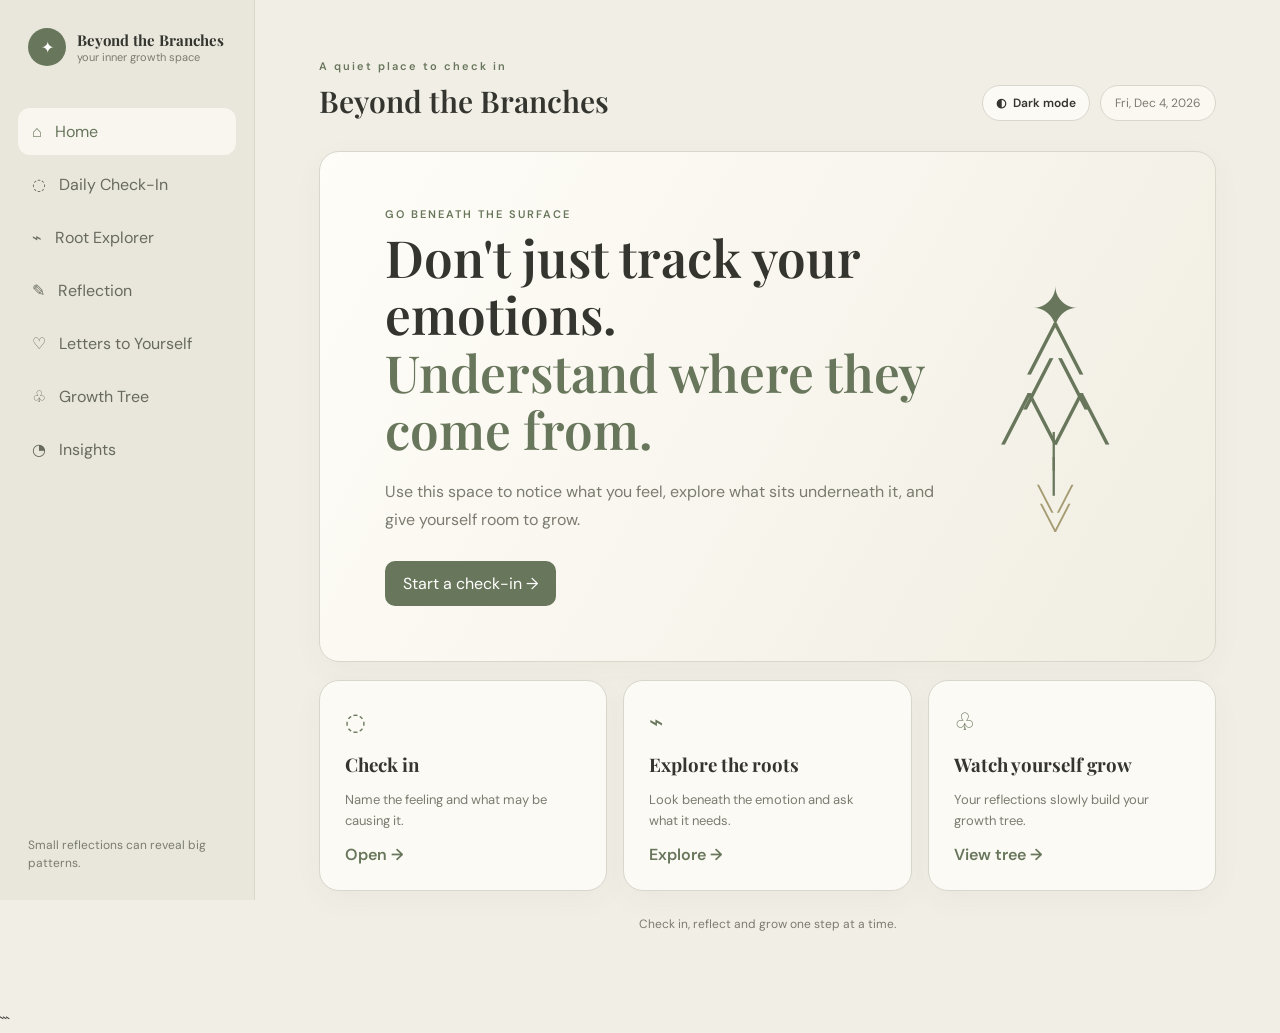
<file: Index.html>
```html
<!DOCTYPE html>
<html lang="en">

<head>
    <meta charset="UTF-8">
    <meta name="viewport" content="width=device-width, initial-scale=1.0">

    <title>Beyond the Branches | Beyond the Branches</title>

    <!-- Google Fonts -->
    <link rel="preconnect" href="https://fonts.googleapis.com">
    <link rel="preconnect" href="https://fonts.gstatic.com" crossorigin>

    <link
        href="https://fonts.googleapis.com/css2?family=DM+Sans:wght@400;500;600&family=Playfair+Display:wght@500;600&display=swap"
        rel="stylesheet"
    >

    <!-- Main Stylesheet -->
    <link rel="stylesheet" href="style.css">
</head>

<body>

    <div class="app">

        <!-- ==================================================
             Sidebar
        =================================================== -->

        <aside class="sidebar">

            <!-- Brand -->
            <div class="brand">

                <div class="brand-mark">
                    ✦
                </div>

                <div>
                    <strong>Beyond the Branches</strong>
                    <span>your inner growth space</span>
                </div>

            </div>


            <!-- Navigation -->
            <nav>

                <a class="nav-item active" href="index.html">
                    ⌂
                    <span>Home</span>
                </a>

                <a class="nav-item" href="checkin.html">
                    ◌
                    <span>Daily Check-In</span>
                </a>

                <a class="nav-item" href="roots.html">
                    ⌁
                    <span>Root Explorer</span>
                </a>

                <a class="nav-item" href="reflection.html">
                    ✎
                    <span>Reflection</span>
                </a>

                <a class="nav-item" href="letters.html">
                    ♡
                    <span>Letters to Yourself</span>
                </a>

                <a class="nav-item" href="growth.html">
                    ♧
                    <span>Growth Tree</span>
                </a>

                <a class="nav-item" href="insights.html">
                    ◔
                    <span>Insights</span>
                </a>

            </nav>


            <!-- Sidebar Note -->
            <div class="sidebar-note">
                Small reflections can reveal big patterns.
            </div>

        </aside>


        <!-- ==================================================
             Main Content
        =================================================== -->

        <main>

            <!-- Top Bar -->
            <header class="topbar">

                <div>
                    <p class="eyebrow">
                        A quiet place to check in
                    </p>

                    <h1>
                        Beyond the Branches
                    </h1>
                </div>


                <!-- Theme + Date -->
                <div
                    style="
                        display: flex;
                        align-items: center;
                        gap: 10px;
                    "
                >

                    <!-- Dark Mode Toggle -->
                    <button
                        class="theme-toggle"
                        id="theme-toggle"
                        type="button"
                    >
                        ◐
                        <span>Dark mode</span>
                    </button>

                    <!-- Current Date -->
                    <div
                        class="date-pill"
                        id="today"
                    ></div>

                </div>

            </header>


            <!-- ==================================================
                 Home Section
            =================================================== -->

            <section>


                <!-- ==================================================
                     Hero Section
                =================================================== -->

                <div class="hero card">

                    <!-- Hero Text -->
                    <div class="hero-copy">

                        <p class="eyebrow">
                            GO BENEATH THE SURFACE
                        </p>

                        <h2>
                            Don't just track your emotions.
                            <br>

                            <em>
                                Understand where they come from.
                            </em>
                        </h2>

                        <p>
                            Use this space to notice what you feel,
                            explore what sits underneath it, and give
                            yourself room to grow.
                        </p>

                        <a
                            class="primary"
                            href="checkin.html"
                        >
                            Start a check-in →
                        </a>

                    </div>


                    <!-- Tree Artwork -->
                    <div class="tree-art">

                        <span>
                            ✦
                        </span>

                        <div class="branches">
                            ╱╲<br>
                            ╱  ╲<br>
                            ╱╲╱╲
                        </div>

                        <div class="trunk">
                            │<br>
                            │
                        </div>

                        <div class="roots">
                            ╲ ╱<br>
                            ╲╱
                        </div>

                    </div>

                </div>


                <!-- ==================================================
                     Home Feature Cards
                =================================================== -->

                <div class="home-grid">


                    <!-- Check-In Card -->
                    <div class="card mini">

                        <span class="icon">
                            ◌
                        </span>

                        <h3>
                            Check in
                        </h3>

                        <p>
                            Name the feeling and what may be causing it.
                        </p>

                        <a
                            class="text-btn"
                            href="checkin.html"
                        >
                            Open →
                        </a>

                    </div>


                    <!-- Root Explorer Card -->
                    <div class="card mini">

                        <span class="icon">
                            ⌁
                        </span>

                        <h3>
                            Explore the roots
                        </h3>

                        <p>
                            Look beneath the emotion and ask what it needs.
                        </p>

                        <a
                            class="text-btn"
                            href="roots.html"
                        >
                            Explore →
                        </a>

                    </div>


                    <!-- Growth Tree Card -->
                    <div class="card mini">

                        <span class="icon">
                            ♧
                        </span>

                        <h3>
                            Watch yourself grow
                        </h3>

                        <p>
                            Your reflections slowly build your growth tree.
                        </p>

                        <a
                            class="text-btn"
                            href="growth.html"
                        >
                            View tree →
                        </a>

                    </div>

                </div>


                <!-- Footer Message -->
                <p class="home-footer">
                    Check in, reflect and grow one step at a time.
                </p>

            </section>

        </main>

    </div>


    <!-- Common JavaScript -->
    <script src="common.js"></script>

</body>

</html>
```
</file>
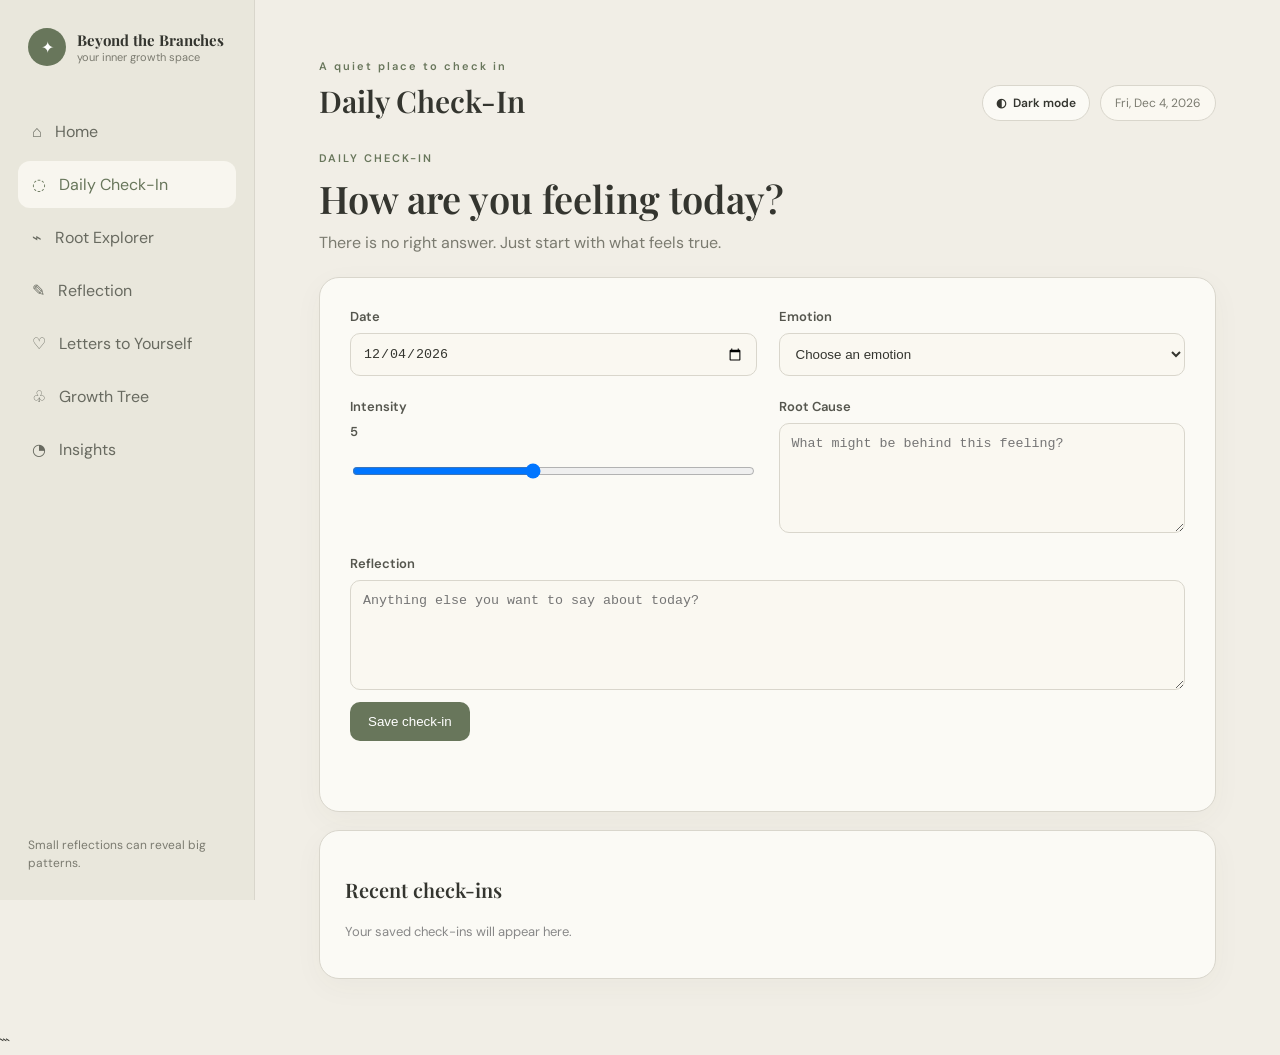
<file: checkin.html>
```html
<!DOCTYPE html>
<html lang="en">

<head>
    <meta charset="UTF-8">
    <meta name="viewport" content="width=device-width, initial-scale=1.0">

    <title>Daily Check-In | Beyond the Branches</title>

    <!-- Google Fonts -->
    <link rel="preconnect" href="https://fonts.googleapis.com">
    <link rel="preconnect" href="https://fonts.gstatic.com" crossorigin>

    <link
        href="https://fonts.googleapis.com/css2?family=DM+Sans:wght@400;500;600&family=Playfair+Display:wght@500;600&display=swap"
        rel="stylesheet"
    >

    <!-- Main Stylesheet -->
    <link rel="stylesheet" href="style.css">
</head>

<body>

    <div class="app">

        <!-- Sidebar -->
        <aside class="sidebar">

            <!-- Brand -->
            <div class="brand">
                <div class="brand-mark">✦</div>

                <div>
                    <strong>Beyond the Branches</strong>
                    <span>your inner growth space</span>
                </div>
            </div>

            <!-- Navigation -->
            <nav>
                <a class="nav-item" href="index.html">
                    ⌂
                    <span>Home</span>
                </a>

                <a class="nav-item active" href="checkin.html">
                    ◌
                    <span>Daily Check-In</span>
                </a>

                <a class="nav-item" href="roots.html">
                    ⌁
                    <span>Root Explorer</span>
                </a>

                <a class="nav-item" href="reflection.html">
                    ✎
                    <span>Reflection</span>
                </a>

                <a class="nav-item" href="letters.html">
                    ♡
                    <span>Letters to Yourself</span>
                </a>

                <a class="nav-item" href="growth.html">
                    ♧
                    <span>Growth Tree</span>
                </a>

                <a class="nav-item" href="insights.html">
                    ◔
                    <span>Insights</span>
                </a>
            </nav>

            <!-- Sidebar Note -->
            <div class="sidebar-note">
                Small reflections can reveal big patterns.
            </div>

        </aside>

        <!-- Main Content -->
        <main>

            <!-- Top Bar -->
            <header class="topbar">

                <div>
                    <p class="eyebrow">A quiet place to check in</p>
                    <h1>Daily Check-In</h1>
                </div>

                <div style="display: flex; align-items: center; gap: 10px;">

                    <!-- Dark Mode Toggle -->
                    <button
                        class="theme-toggle"
                        id="theme-toggle"
                        type="button"
                    >
                        ◐
                        <span>Dark mode</span>
                    </button>

                    <!-- Current Date -->
                    <div class="date-pill" id="today"></div>

                </div>

            </header>

            <!-- Daily Check-In Section -->
            <section>

                <!-- Section Heading -->
                <div class="section-heading">

                    <p class="eyebrow">DAILY CHECK-IN</p>

                    <h2>How are you feeling today?</h2>

                    <p>
                        There is no right answer.
                        Just start with what feels true.
                    </p>

                </div>

                <!-- Check-In Form -->
                <form id="checkin-form" class="card form-card">

                    <div class="form-grid">

                        <!-- Date -->
                        <label>
                            Date

                            <input
                                type="date"
                                id="check-date"
                                required
                            >
                        </label>

                        <!-- Emotion -->
                        <label>
                            Emotion

                            <select id="emotion" required>
                                <option value="">Choose an emotion</option>
                                <option>Calm</option>
                                <option>Happy</option>
                                <option>Sad</option>
                                <option>Anxious</option>
                                <option>Angry</option>
                                <option>Overwhelmed</option>
                                <option>Lonely</option>
                                <option>Hopeful</option>
                                <option>Confused</option>
                                <option>Grateful</option>
                            </select>
                        </label>

                        <!-- Intensity -->
                        <label>
                            Intensity
                            <span id="intensity-value">5</span>

                            <input
                                type="range"
                                id="intensity"
                                min="1"
                                max="10"
                                value="5"
                            >
                        </label>

                        <!-- Root Cause -->
                        <label>
                            Root Cause

                            <textarea
                                id="root-cause"
                                placeholder="What might be behind this feeling?"
                            ></textarea>
                        </label>

                        <!-- Reflection -->
                        <label class="wide">
                            Reflection

                            <textarea
                                id="check-reflection"
                                placeholder="Anything else you want to say about today?"
                            ></textarea>
                        </label>

                    </div>

                    <!-- Submit Button -->
                    <button class="primary" type="submit">
                        Save check-in
                    </button>

                    <!-- Status Message -->
                    <p id="checkin-status" class="status"></p>

                </form>

                <!-- Recent Check-Ins -->
                <div class="card table-card">

                    <h3>Recent check-ins</h3>

                    <div id="checkin-list"></div>

                </div>

            </section>

        </main>

    </div>

    <!-- Common JavaScript -->
    <script src="common.js"></script>

    <!-- Page JavaScript -->
    <script>
        // Form elements
        const checkDate = document.getElementById("check-date");
        const emotion = document.getElementById("emotion");
        const intensity = document.getElementById("intensity");
        const rootCause = document.getElementById("root-cause");
        const checkReflection = document.getElementById("check-reflection");

        // Set today's date
        checkDate.value = new Date().toISOString().slice(0, 10);

        // Update intensity value
        intensity.addEventListener("input", (event) => {
            document.getElementById("intensity-value").textContent =
                event.target.value;
        });

        // Handle form submission
        document
            .getElementById("checkin-form")
            .addEventListener("submit", (event) => {

                event.preventDefault();

                const data = getData();

                // Add new check-in
                data.checkins.unshift({
                    date: checkDate.value,
                    emotion: emotion.value,
                    intensity: +intensity.value,
                    root: rootCause.value,
                    reflection: checkReflection.value
                });

                // Save data
                saveData(data);

                // Reset form
                event.target.reset();

                checkDate.value = new Date()
                    .toISOString()
                    .slice(0, 10);

                intensity.value = 5;

                document.getElementById("intensity-value").textContent = 5;

                // Show confirmation message
                document.getElementById("checkin-status").textContent =
                    "Saved. Take a breath — you checked in.";

                // Refresh check-in list
                renderCheckins();
            });

        // Display saved check-ins
        function renderCheckins() {

            const checkins = getData().checkins;
            const box = document.getElementById("checkin-list");

            // No saved check-ins
            if (!checkins.length) {

                box.innerHTML = `
                    <p style="color: #888; font-size: 13px;">
                        Your saved check-ins will appear here.
                    </p>
                `;

                return;
            }

            // Display the 10 most recent check-ins
            box.innerHTML = checkins
                .slice(0, 10)
                .map((checkin) => `
                    <div class="entry">

                        <div>
                            ${checkin.date}
                        </div>

                        <div>
                            <strong>
                                ${esc(checkin.emotion)}
                            </strong>

                            <br>

                            <span style="color: #888;">
                                ${esc(
                                    checkin.reflection ||
                                    "No reflection"
                                )}
                            </span>
                        </div>

                        <div>
                            Intensity ${checkin.intensity}/10
                        </div>

                        <div>
                            ${esc(
                                checkin.root ||
                                "No root cause recorded"
                            )}
                        </div>

                    </div>
                `)
                .join("");
        }

        // Initial render
        renderCheckins();
    </script>

</body>

</html>
```
</file>
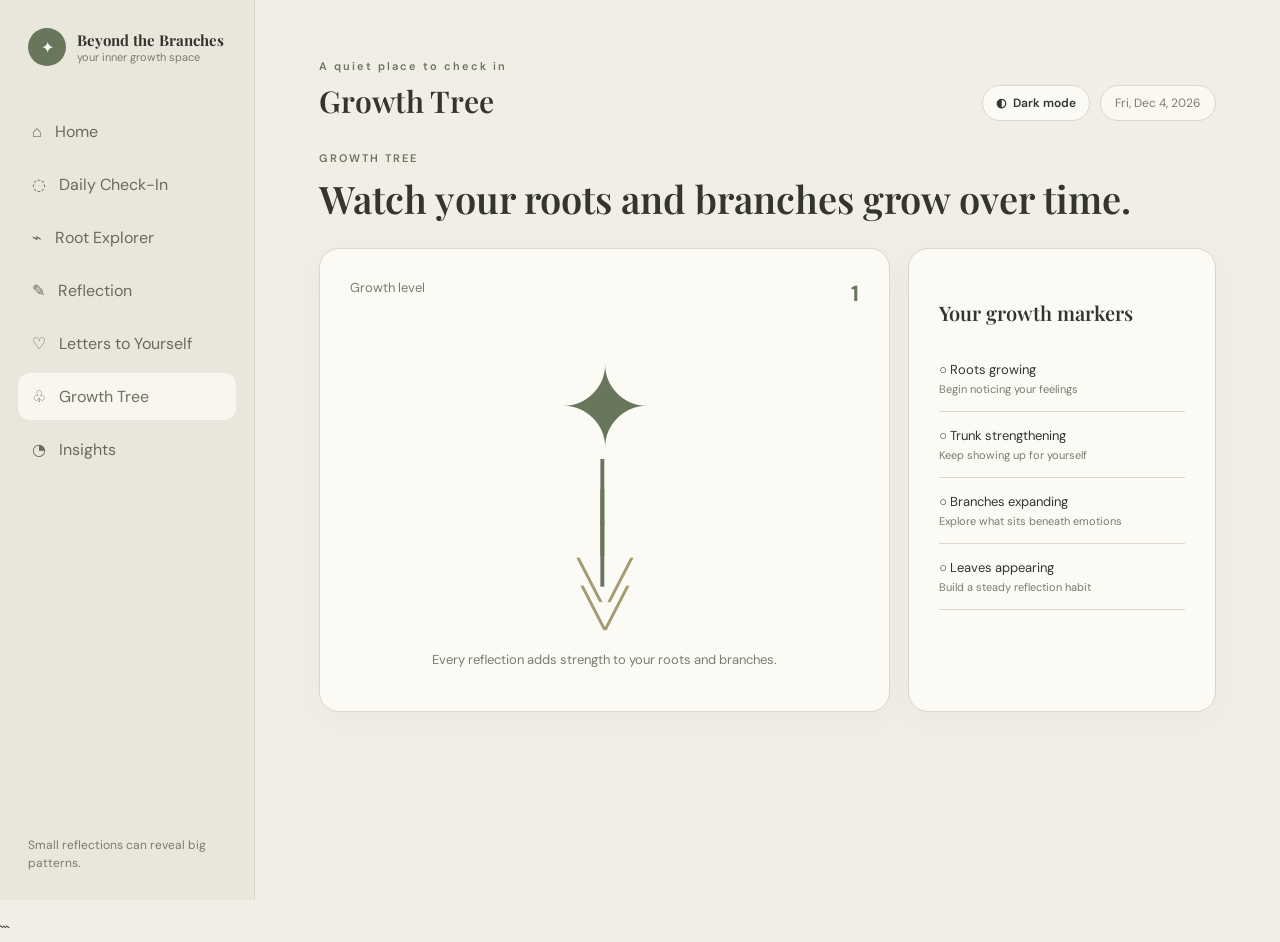
<file: growth.html>
```html
<!DOCTYPE html>
<html lang="en">

<head>
    <meta charset="UTF-8">
    <meta name="viewport" content="width=device-width, initial-scale=1.0">

    <title>Growth Tree | Beyond the Branches</title>

    <!-- Google Fonts -->
    <link rel="preconnect" href="https://fonts.googleapis.com">
    <link rel="preconnect" href="https://fonts.gstatic.com" crossorigin>

    <link
        href="https://fonts.googleapis.com/css2?family=DM+Sans:wght@400;500;600&family=Playfair+Display:wght@500;600&display=swap"
        rel="stylesheet"
    >

    <!-- Main Stylesheet -->
    <link rel="stylesheet" href="style.css">
</head>

<body>

    <div class="app">

        <!-- ==================================================
             Sidebar
        =================================================== -->

        <aside class="sidebar">

            <!-- Brand -->
            <div class="brand">

                <div class="brand-mark">
                    ✦
                </div>

                <div>
                    <strong>Beyond the Branches</strong>
                    <span>your inner growth space</span>
                </div>

            </div>


            <!-- Navigation -->
            <nav>

                <a class="nav-item" href="index.html">
                    ⌂
                    <span>Home</span>
                </a>

                <a class="nav-item" href="checkin.html">
                    ◌
                    <span>Daily Check-In</span>
                </a>

                <a class="nav-item" href="roots.html">
                    ⌁
                    <span>Root Explorer</span>
                </a>

                <a class="nav-item" href="reflection.html">
                    ✎
                    <span>Reflection</span>
                </a>

                <a class="nav-item" href="letters.html">
                    ♡
                    <span>Letters to Yourself</span>
                </a>

                <a class="nav-item active" href="growth.html">
                    ♧
                    <span>Growth Tree</span>
                </a>

                <a class="nav-item" href="insights.html">
                    ◔
                    <span>Insights</span>
                </a>

            </nav>


            <!-- Sidebar Note -->
            <div class="sidebar-note">
                Small reflections can reveal big patterns.
            </div>

        </aside>


        <!-- ==================================================
             Main Content
        =================================================== -->

        <main>

            <!-- Top Bar -->
            <header class="topbar">

                <div>
                    <p class="eyebrow">
                        A quiet place to check in
                    </p>

                    <h1>
                        Growth Tree
                    </h1>
                </div>


                <!-- Theme + Date -->
                <div
                    style="
                        display: flex;
                        align-items: center;
                        gap: 10px;
                    "
                >

                    <button
                        class="theme-toggle"
                        id="theme-toggle"
                        type="button"
                    >
                        ◐
                        <span>Dark mode</span>
                    </button>

                    <div
                        class="date-pill"
                        id="today"
                    ></div>

                </div>

            </header>


            <!-- ==================================================
                 Growth Tree Section
            =================================================== -->

            <section>

                <!-- Section Heading -->
                <div class="section-heading">

                    <p class="eyebrow">
                        GROWTH TREE
                    </p>

                    <h2>
                        Watch your roots and branches grow over time.
                    </h2>

                </div>


                <!-- Growth Layout -->
                <div class="growth-layout">


                    <!-- ==================================================
                         Tree Card
                    =================================================== -->

                    <div class="card tree-card">

                        <div class="tree-level">
                            Growth level
                            <strong id="growth-level">
                                1
                            </strong>
                        </div>


                        <!-- Tree Illustration -->
                        <div class="big-tree">

                            <div id="tree-canopy">
                                ✦
                            </div>

                            <div class="tree-trunk">
                                │<br>
                                │<br>
                                │
                            </div>

                            <div class="tree-roots">
                                ╲  ╱<br>
                                ╲╱
                            </div>

                        </div>


                        <!-- Growth Message -->
                        <p id="growth-message">
                            Every reflection adds strength to your roots
                            and branches.
                        </p>

                    </div>


                    <!-- ==================================================
                         Milestones Card
                    =================================================== -->

                    <div class="card milestones">

                        <h3>
                            Your growth markers
                        </h3>

                        <div id="milestones"></div>

                    </div>

                </div>

            </section>

        </main>

    </div>


    <!-- ==================================================
         Common JavaScript
    =================================================== -->

    <script src="common.js"></script>


    <!-- ==================================================
         Growth Tree JavaScript
    =================================================== -->

    <script>

        // --------------------------------------------------
        // Render Growth Tree
        // --------------------------------------------------

        function renderGrowth() {

            const data = getData();


            // Calculate total growth activities
            const count =
                data.checkins.length +
                data.roots.length +
                data.reflections.length +
                Object.values(data.letters)
                    .filter(Boolean)
                    .length;


            // Calculate growth level
            const level = Math.max(
                1,
                Math.min(
                    10,
                    Math.floor(count / 2) + 1
                )
            );


            // Update growth level
            document.getElementById("growth-level").textContent =
                level;


            // Update tree canopy based on level
            document.getElementById("tree-canopy").textContent =
                level >= 8
                    ? "✦ ✦ ✦"
                    : level >= 5
                        ? "✦ ✦"
                        : "✦";


            // Growth milestones
            const milestones = [

                [
                    "Roots growing",
                    "Begin noticing your feelings",
                    count >= 1
                ],

                [
                    "Trunk strengthening",
                    "Keep showing up for yourself",
                    count >= 3
                ],

                [
                    "Branches expanding",
                    "Explore what sits beneath emotions",
                    count >= 5
                ],

                [
                    "Leaves appearing",
                    "Build a steady reflection habit",
                    count >= 8
                ]

            ];


            // Display milestones
            document.getElementById("milestones").innerHTML =
                milestones
                    .map(milestone => `

                        <div class="milestone ${milestone[2] ? "done" : ""}">

                            ${milestone[2] ? "✓ " : "○ "}

                            ${milestone[0]}

                            <span>
                                ${milestone[1]}
                            </span>

                        </div>

                    `)
                    .join("");
        }


        // --------------------------------------------------
        // Initial Page Load
        // --------------------------------------------------

        renderGrowth();

    </script>

</body>

</html>
```
</file>
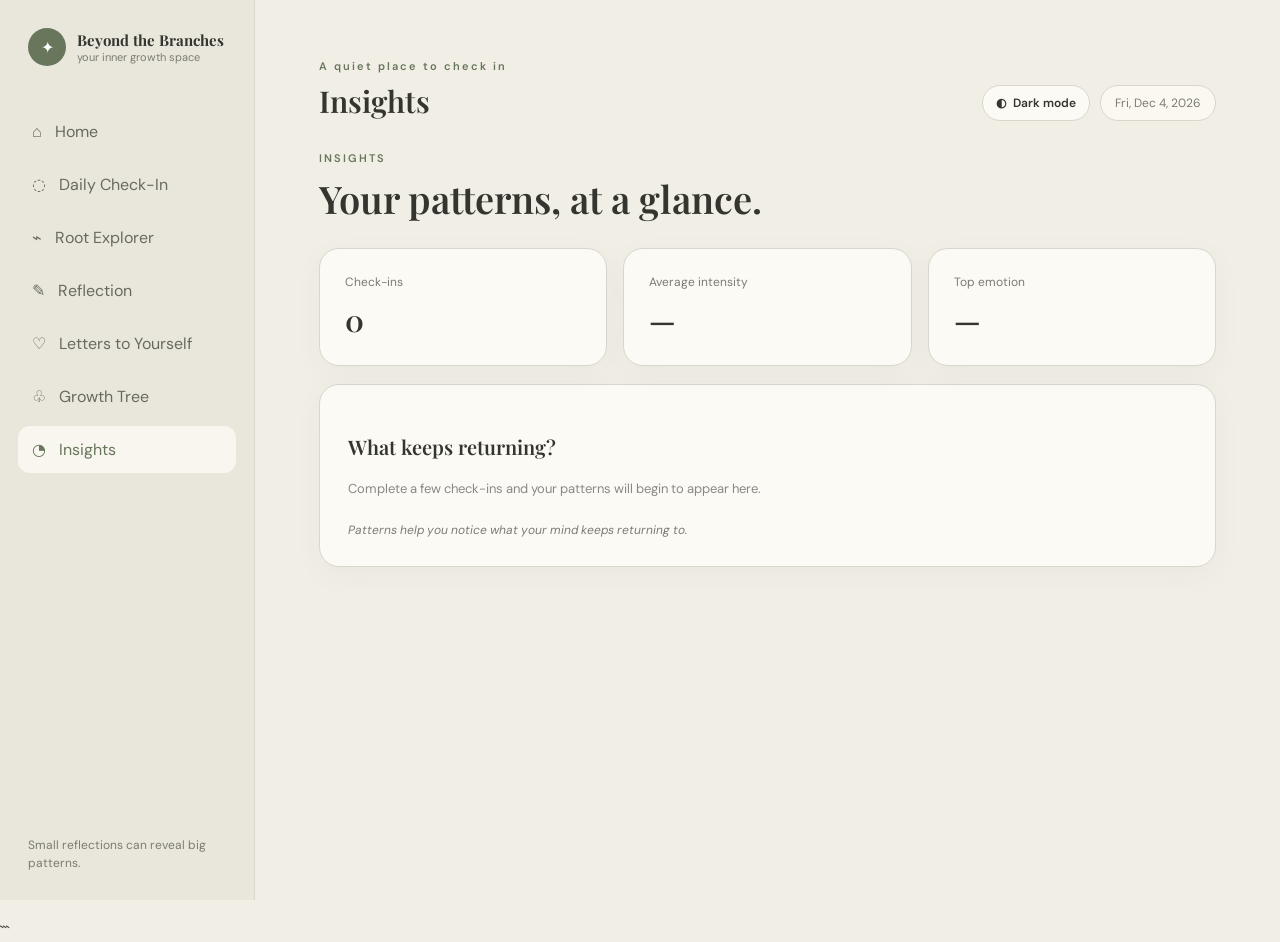
<file: insights.html>
```html
<!DOCTYPE html>
<html lang="en">

<head>
    <meta charset="UTF-8">
    <meta name="viewport" content="width=device-width, initial-scale=1.0">

    <title>Insights | Beyond the Branches</title>

    <!-- Google Fonts -->
    <link rel="preconnect" href="https://fonts.googleapis.com">
    <link rel="preconnect" href="https://fonts.gstatic.com" crossorigin>

    <link
        href="https://fonts.googleapis.com/css2?family=DM+Sans:wght@400;500;600&family=Playfair+Display:wght@500;600&display=swap"
        rel="stylesheet"
    >

    <!-- Main Stylesheet -->
    <link rel="stylesheet" href="style.css">
</head>

<body>

    <div class="app">

        <!-- ==================================================
             Sidebar
        =================================================== -->

        <aside class="sidebar">

            <!-- Brand -->
            <div class="brand">

                <div class="brand-mark">
                    ✦
                </div>

                <div>
                    <strong>Beyond the Branches</strong>
                    <span>your inner growth space</span>
                </div>

            </div>


            <!-- Navigation -->
            <nav>

                <a class="nav-item" href="index.html">
                    ⌂
                    <span>Home</span>
                </a>

                <a class="nav-item" href="checkin.html">
                    ◌
                    <span>Daily Check-In</span>
                </a>

                <a class="nav-item" href="roots.html">
                    ⌁
                    <span>Root Explorer</span>
                </a>

                <a class="nav-item" href="reflection.html">
                    ✎
                    <span>Reflection</span>
                </a>

                <a class="nav-item" href="letters.html">
                    ♡
                    <span>Letters to Yourself</span>
                </a>

                <a class="nav-item" href="growth.html">
                    ♧
                    <span>Growth Tree</span>
                </a>

                <a class="nav-item active" href="insights.html">
                    ◔
                    <span>Insights</span>
                </a>

            </nav>


            <!-- Sidebar Note -->
            <div class="sidebar-note">
                Small reflections can reveal big patterns.
            </div>

        </aside>


        <!-- ==================================================
             Main Content
        =================================================== -->

        <main>

            <!-- Top Bar -->
            <header class="topbar">

                <div>
                    <p class="eyebrow">
                        A quiet place to check in
                    </p>

                    <h1>
                        Insights
                    </h1>
                </div>


                <!-- Theme + Date -->
                <div
                    style="
                        display: flex;
                        align-items: center;
                        gap: 10px;
                    "
                >

                    <!-- Dark Mode Toggle -->
                    <button
                        class="theme-toggle"
                        id="theme-toggle"
                        type="button"
                    >
                        ◐
                        <span>Dark mode</span>
                    </button>

                    <!-- Current Date -->
                    <div
                        class="date-pill"
                        id="today"
                    ></div>

                </div>

            </header>


            <!-- ==================================================
                 Insights Section
            =================================================== -->

            <section>

                <!-- Section Heading -->
                <div class="section-heading">

                    <p class="eyebrow">
                        INSIGHTS
                    </p>

                    <h2>
                        Your patterns, at a glance.
                    </h2>

                </div>


                <!-- ==================================================
                     Statistics
                =================================================== -->

                <div class="insight-grid">

                    <!-- Total Check-Ins -->
                    <div class="card stat">

                        <span>
                            Check-ins
                        </span>

                        <strong id="stat-checkins">
                            0
                        </strong>

                    </div>


                    <!-- Average Intensity -->
                    <div class="card stat">

                        <span>
                            Average intensity
                        </span>

                        <strong id="stat-intensity">
                            —
                        </strong>

                    </div>


                    <!-- Top Emotion -->
                    <div class="card stat">

                        <span>
                            Top emotion
                        </span>

                        <strong id="stat-emotion">
                            —
                        </strong>

                    </div>

                </div>


                <!-- ==================================================
                     Pattern Card
                =================================================== -->

                <div class="card pattern-card">

                    <h3>
                        What keeps returning?
                    </h3>

                    <div id="pattern-content"></div>

                    <p class="quote">
                        Patterns help you notice what your mind keeps
                        returning to.
                    </p>

                </div>

            </section>

        </main>

    </div>


    <!-- ==================================================
         Common JavaScript
    =================================================== -->

    <script src="common.js"></script>


    <!-- ==================================================
         Insights JavaScript
    =================================================== -->

    <script>

        // --------------------------------------------------
        // Render Insights
        // --------------------------------------------------

        function renderInsights() {

            const checkins = getData().checkins;


            // --------------------------------------------------
            // Total Check-Ins
            // --------------------------------------------------

            document.getElementById("stat-checkins").textContent =
                checkins.length;


            // --------------------------------------------------
            // Average Intensity
            // --------------------------------------------------

            const averageIntensity = checkins.length
                ? (
                    checkins.reduce(
                        (total, checkin) =>
                            total + checkin.intensity,
                        0
                    ) / checkins.length
                ).toFixed(1)
                : "—";

            document.getElementById("stat-intensity").textContent =
                averageIntensity;


            // --------------------------------------------------
            // Count Emotions
            // --------------------------------------------------

            const emotionCounts = {};

            checkins.forEach((checkin) => {

                emotionCounts[checkin.emotion] =
                    (emotionCounts[checkin.emotion] || 0) + 1;

            });


            // --------------------------------------------------
            // Find Most Common Emotion
            // --------------------------------------------------

            const topEmotion = Object
                .entries(emotionCounts)
                .sort((a, b) => b[1] - a[1])[0];


            document.getElementById("stat-emotion").textContent =
                topEmotion
                    ? topEmotion[0]
                    : "—";


            // --------------------------------------------------
            // Pattern Content
            // --------------------------------------------------

            const patternContent =
                document.getElementById("pattern-content");


            // No check-ins yet
            if (!topEmotion) {

                patternContent.innerHTML = `
                    <p style="color: #888; font-size: 13px;">
                        Complete a few check-ins and your patterns
                        will begin to appear here.
                    </p>
                `;

                return;
            }


            // Display emotion patterns
            patternContent.innerHTML = Object
                .entries(emotionCounts)
                .sort((a, b) => b[1] - a[1])
                .map(([emotion, count]) => `

                    <div class="pattern-row">

                        <span>
                            ${esc(emotion)}
                        </span>

                        <strong>
                            ${count}
                            check-in${count === 1 ? "" : "s"}
                        </strong>

                    </div>

                `)
                .join("");
        }


        // --------------------------------------------------
        // Initial Page Load
        // --------------------------------------------------

        renderInsights();

    </script>

</body>

</html>
```
</file>
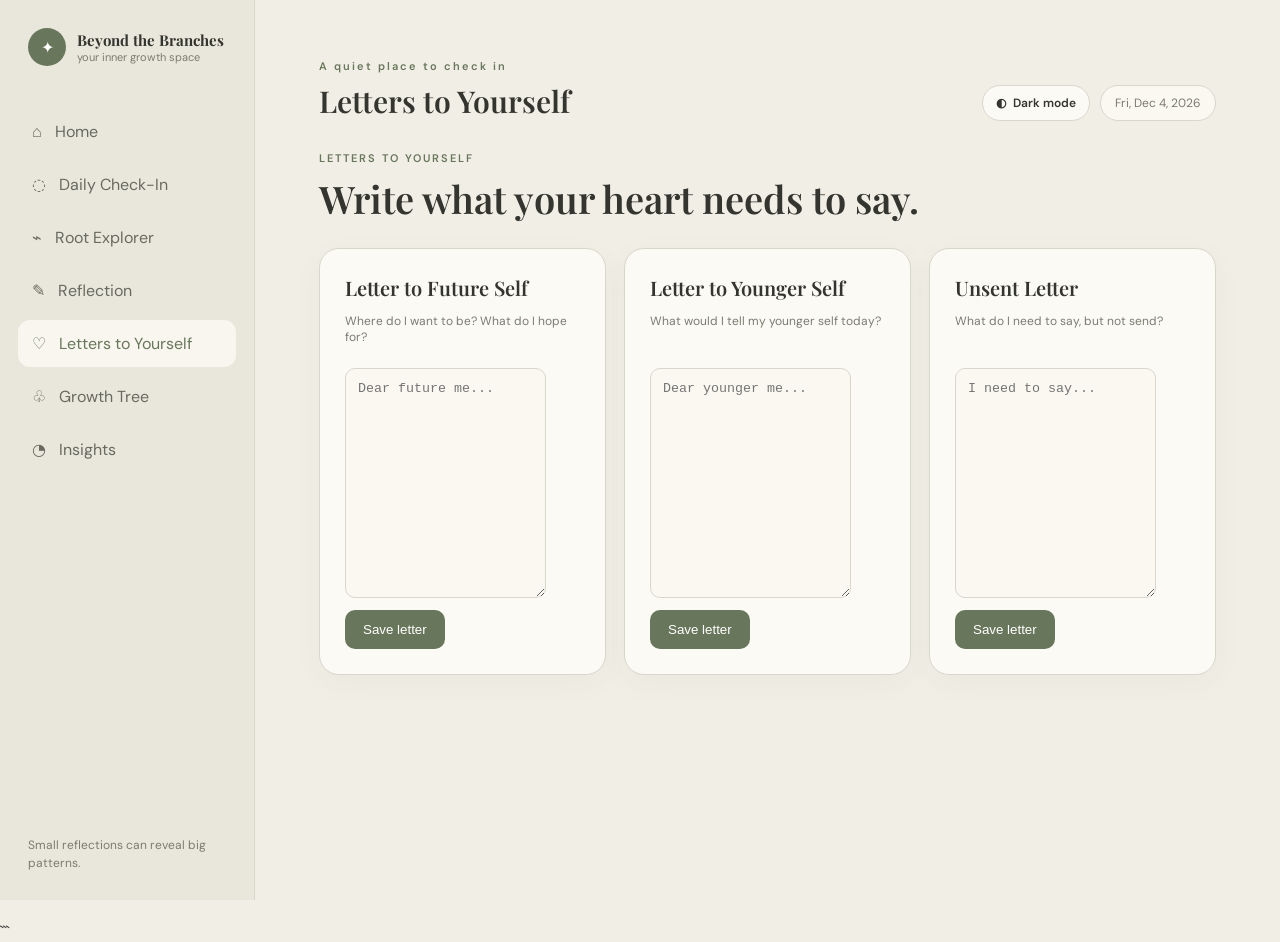
<file: letters.html>
```html
<!DOCTYPE html>
<html lang="en">

<head>
    <meta charset="UTF-8">
    <meta name="viewport" content="width=device-width, initial-scale=1.0">

    <title>Letters to Yourself | Beyond the Branches</title>

    <!-- Google Fonts -->
    <link rel="preconnect" href="https://fonts.googleapis.com">
    <link rel="preconnect" href="https://fonts.gstatic.com" crossorigin>

    <link
        href="https://fonts.googleapis.com/css2?family=DM+Sans:wght@400;500;600&family=Playfair+Display:wght@500;600&display=swap"
        rel="stylesheet"
    >

    <!-- Main Stylesheet -->
    <link rel="stylesheet" href="style.css">
</head>

<body>

    <div class="app">

        <!-- ==================================================
             Sidebar
        =================================================== -->

        <aside class="sidebar">

            <!-- Brand -->
            <div class="brand">

                <div class="brand-mark">
                    ✦
                </div>

                <div>
                    <strong>Beyond the Branches</strong>
                    <span>your inner growth space</span>
                </div>

            </div>


            <!-- Navigation -->
            <nav>

                <a class="nav-item" href="index.html">
                    ⌂
                    <span>Home</span>
                </a>

                <a class="nav-item" href="checkin.html">
                    ◌
                    <span>Daily Check-In</span>
                </a>

                <a class="nav-item" href="roots.html">
                    ⌁
                    <span>Root Explorer</span>
                </a>

                <a class="nav-item" href="reflection.html">
                    ✎
                    <span>Reflection</span>
                </a>

                <a class="nav-item active" href="letters.html">
                    ♡
                    <span>Letters to Yourself</span>
                </a>

                <a class="nav-item" href="growth.html">
                    ♧
                    <span>Growth Tree</span>
                </a>

                <a class="nav-item" href="insights.html">
                    ◔
                    <span>Insights</span>
                </a>

            </nav>


            <!-- Sidebar Note -->
            <div class="sidebar-note">
                Small reflections can reveal big patterns.
            </div>

        </aside>


        <!-- ==================================================
             Main Content
        =================================================== -->

        <main>

            <!-- Top Bar -->
            <header class="topbar">

                <div>
                    <p class="eyebrow">
                        A quiet place to check in
                    </p>

                    <h1>
                        Letters to Yourself
                    </h1>
                </div>


                <!-- Theme + Date -->
                <div
                    style="
                        display: flex;
                        align-items: center;
                        gap: 10px;
                    "
                >

                    <!-- Dark Mode Toggle -->
                    <button
                        class="theme-toggle"
                        id="theme-toggle"
                        type="button"
                    >
                        ◐
                        <span>Dark mode</span>
                    </button>

                    <!-- Current Date -->
                    <div
                        class="date-pill"
                        id="today"
                    ></div>

                </div>

            </header>


            <!-- ==================================================
                 Letters Section
            =================================================== -->

            <section>

                <!-- Section Heading -->
                <div class="section-heading">

                    <p class="eyebrow">
                        LETTERS TO YOURSELF
                    </p>

                    <h2>
                        Write what your heart needs to say.
                    </h2>

                </div>


                <!-- ==================================================
                     Letters Grid
                =================================================== -->

                <div class="letters-grid">


                    <!-- Letter to Future Self -->
                    <div class="card letter-card">

                        <h3>
                            Letter to Future Self
                        </h3>

                        <p>
                            Where do I want to be?
                            What do I hope for?
                        </p>

                        <textarea
                            id="future-letter"
                            placeholder="Dear future me..."
                        ></textarea>

                        <button
                            class="primary save-letter"
                            data-type="future"
                        >
                            Save letter
                        </button>

                    </div>


                    <!-- Letter to Younger Self -->
                    <div class="card letter-card">

                        <h3>
                            Letter to Younger Self
                        </h3>

                        <p>
                            What would I tell my younger self today?
                        </p>

                        <textarea
                            id="younger-letter"
                            placeholder="Dear younger me..."
                        ></textarea>

                        <button
                            class="primary save-letter"
                            data-type="younger"
                        >
                            Save letter
                        </button>

                    </div>


                    <!-- Unsent Letter -->
                    <div class="card letter-card">

                        <h3>
                            Unsent Letter
                        </h3>

                        <p>
                            What do I need to say, but not send?
                        </p>

                        <textarea
                            id="unsent-letter"
                            placeholder="I need to say..."
                        ></textarea>

                        <button
                            class="primary save-letter"
                            data-type="unsent"
                        >
                            Save letter
                        </button>

                    </div>

                </div>

            </section>

        </main>

    </div>


    <!-- ==================================================
         Common JavaScript
    =================================================== -->

    <script src="common.js"></script>


    <!-- ==================================================
         Letters JavaScript
    =================================================== -->

    <script>

        // --------------------------------------------------
        // Load Saved Letters
        // --------------------------------------------------

        const letters = getData().letters;

        const futureLetter =
            document.getElementById("future-letter");

        const youngerLetter =
            document.getElementById("younger-letter");

        const unsentLetter =
            document.getElementById("unsent-letter");


        futureLetter.value = letters.future || "";
        youngerLetter.value = letters.younger || "";
        unsentLetter.value = letters.unsent || "";


        // --------------------------------------------------
        // Save Letters
        // --------------------------------------------------

        document
            .querySelectorAll(".save-letter")
            .forEach((button) => {

                button.addEventListener("click", () => {

                    const data = getData();
                    const type = button.dataset.type;

                    const textarea =
                        document.getElementById(
                            type + "-letter"
                        );


                    // Save letter
                    data.letters[type] = textarea.value;

                    saveData(data);


                    // Show confirmation
                    button.textContent = "Saved ✓";


                    // Return button text after 1.2 seconds
                    setTimeout(() => {

                        button.textContent = "Save letter";

                    }, 1200);

                });

            });

    </script>

</body>

</html>
```
</file>
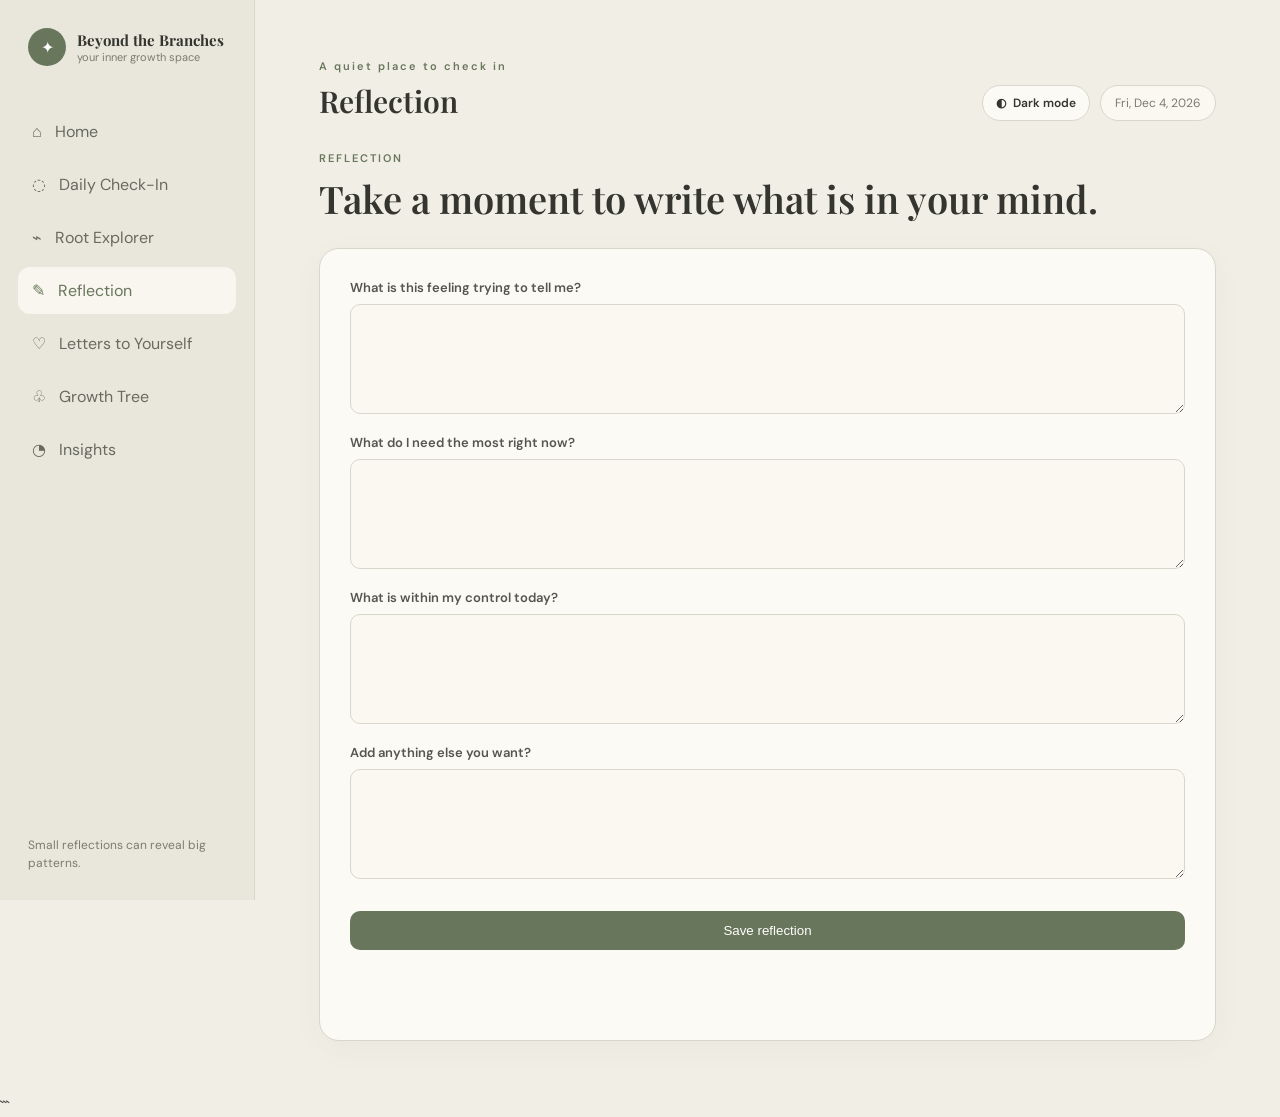
<file: reflection.html>
```html
<!DOCTYPE html>
<html lang="en">

<head>
    <meta charset="UTF-8">
    <meta name="viewport" content="width=device-width, initial-scale=1.0">

    <title>Reflection | Beyond the Branches</title>

    <!-- Google Fonts -->
    <link rel="preconnect" href="https://fonts.googleapis.com">
    <link rel="preconnect" href="https://fonts.gstatic.com" crossorigin>

    <link
        href="https://fonts.googleapis.com/css2?family=DM+Sans:wght@400;500;600&display=swap"
        rel="stylesheet"
    >

    <link
        href="https://fonts.googleapis.com/css2?family=Playfair+Display:wght@500;600&display=swap"
        rel="stylesheet"
    >

    <!-- Main Stylesheet -->
    <link rel="stylesheet" href="style.css">
</head>

<body>

    <div class="app">

        <!-- ==================================================
             Sidebar
        =================================================== -->

        <aside class="sidebar">

            <!-- Brand -->
            <div class="brand">

                <div class="brand-mark">
                    ✦
                </div>

                <div>
                    <strong>Beyond the Branches</strong>
                    <span>your inner growth space</span>
                </div>

            </div>


            <!-- Navigation -->
            <nav>

                <a class="nav-item" href="index.html">
                    ⌂
                    <span>Home</span>
                </a>

                <a class="nav-item" href="checkin.html">
                    ◌
                    <span>Daily Check-In</span>
                </a>

                <a class="nav-item" href="roots.html">
                    ⌁
                    <span>Root Explorer</span>
                </a>

                <a class="nav-item active" href="reflection.html">
                    ✎
                    <span>Reflection</span>
                </a>

                <a class="nav-item" href="letters.html">
                    ♡
                    <span>Letters to Yourself</span>
                </a>

                <a class="nav-item" href="growth.html">
                    ♧
                    <span>Growth Tree</span>
                </a>

                <a class="nav-item" href="insights.html">
                    ◔
                    <span>Insights</span>
                </a>

            </nav>


            <!-- Sidebar Note -->
            <div class="sidebar-note">
                Small reflections can reveal big patterns.
            </div>

        </aside>


        <!-- ==================================================
             Main Content
        =================================================== -->

        <main>

            <!-- Top Bar -->
            <header class="topbar">

                <div>
                    <p class="eyebrow">
                        A quiet place to check in
                    </p>

                    <h1>
                        Reflection
                    </h1>
                </div>


                <!-- Theme + Date -->
                <div
                    style="
                        display: flex;
                        align-items: center;
                        gap: 10px;
                    "
                >

                    <!-- Dark Mode Toggle -->
                    <button
                        class="theme-toggle"
                        id="theme-toggle"
                        type="button"
                    >
                        ◐
                        <span>Dark mode</span>
                    </button>

                    <!-- Current Date -->
                    <div
                        class="date-pill"
                        id="today"
                    ></div>

                </div>

            </header>


            <!-- ==================================================
                 Reflection Section
            =================================================== -->

            <section>

                <!-- Section Heading -->
                <div class="section-heading">

                    <p class="eyebrow">
                        REFLECTION
                    </p>

                    <h2>
                        Take a moment to write what is in your mind.
                    </h2>

                </div>


                <!-- Reflection Form -->
                <div class="card form-card reflection-form">

                    <label>
                        What is this feeling trying to tell me?

                        <textarea id="r1"></textarea>
                    </label>


                    <label>
                        What do I need the most right now?

                        <textarea id="r2"></textarea>
                    </label>


                    <label>
                        What is within my control today?

                        <textarea id="r3"></textarea>
                    </label>


                    <label>
                        Add anything else you want?

                        <textarea id="r4"></textarea>
                    </label>


                    <!-- Save Button -->
                    <button
                        class="primary"
                        id="save-reflection"
                    >
                        Save reflection
                    </button>


                    <!-- Status Message -->
                    <p
                        id="reflection-status"
                        class="status"
                    ></p>

                </div>

            </section>

        </main>

    </div>


    <!-- ==================================================
         Common JavaScript
    =================================================== -->

    <script src="common.js"></script>


    <!-- ==================================================
         Reflection JavaScript
    =================================================== -->

    <script>

        // --------------------------------------------------
        // Get Form Elements
        // --------------------------------------------------

        const r1 = document.getElementById("r1");
        const r2 = document.getElementById("r2");
        const r3 = document.getElementById("r3");
        const r4 = document.getElementById("r4");

        const saveReflection =
            document.getElementById("save-reflection");

        const reflectionStatus =
            document.getElementById("reflection-status");


        // --------------------------------------------------
        // Save Reflection
        // --------------------------------------------------

        saveReflection.addEventListener("click", () => {

            const data = getData();


            // Add the new reflection
            data.reflections.unshift({

                date: new Date()
                    .toISOString()
                    .slice(0, 10),

                answers: [
                    r1.value,
                    r2.value,
                    r3.value,
                    r4.value
                ]

            });


            // Save data
            saveData(data);


            // Show confirmation message
            reflectionStatus.textContent =
                "Reflection saved. Your roots just grew a little stronger.";


            // Clear the form
            [r1, r2, r3, r4].forEach((textarea) => {
                textarea.value = "";
            });

        });

    </script>

</body>

</html>
```
</file>
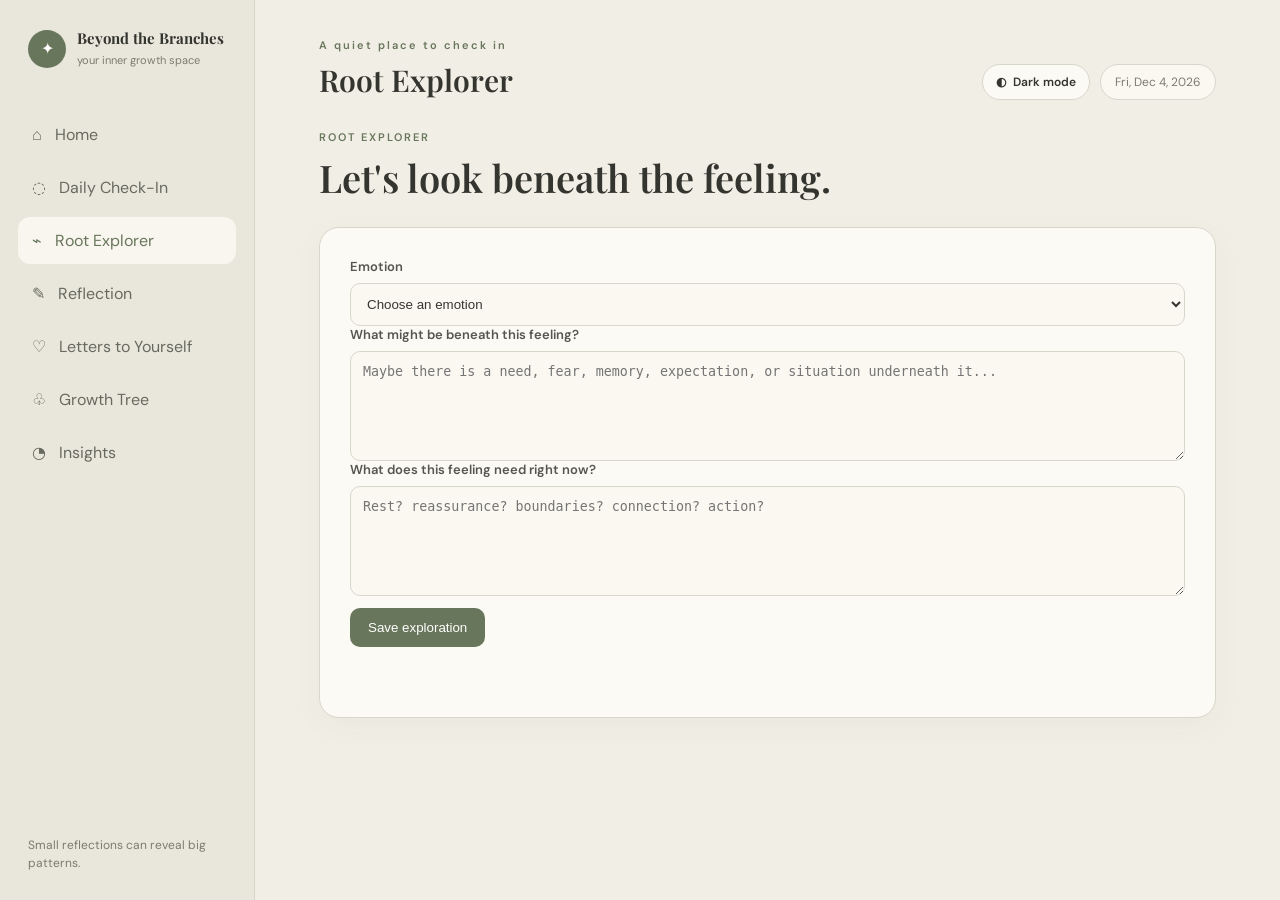
<file: roots.html>
<!DOCTYPE html>
<html lang="en">
<head>
  <meta charset="UTF-8" />
  <meta name="viewport" content="width=device-width, initial-scale=1.0" />
  <title>Root Explorer | Beyond the Branches</title>
  <link rel="preconnect" href="https://fonts.googleapis.com" />
  <link rel="preconnect" href="https://fonts.gstatic.com" crossorigin />
  <link href="https://fonts.googleapis.com/css2?family=DM+Sans:wght@400;500;600&family=Playfair+Display:wght@500;600&display=swap" rel="stylesheet" />
  <link rel="stylesheet" href="style.css" />
</head>
<body>
  <div class="app">
    <!-- Sidebar -->
    <aside class="sidebar">
      <div class="brand">
        <div class="brand-mark">✦</div>
        <div>
          <strong>Beyond the Branches</strong>
          <span>your inner growth space</span>
        </div>
      </div>
      <nav>
        <a class="nav-item" href="index.html">⌂ <span>Home</span></a>
        <a class="nav-item" href="checkin.html">◌ <span>Daily Check-In</span></a>
        <a class="nav-item active" href="roots.html">⌁ <span>Root Explorer</span></a>
        <a class="nav-item" href="reflection.html">✎ <span>Reflection</span></a>
        <a class="nav-item" href="letters.html">♡ <span>Letters to Yourself</span></a>
        <a class="nav-item" href="growth.html">♧ <span>Growth Tree</span></a>
        <a class="nav-item" href="insights.html">◔ <span>Insights</span></a>
      </nav>
      <div class="sidebar-note">Small reflections can reveal big patterns.</div>
    </aside>

    <!-- Main content -->
    <main>
      <header class="topbar">
        <div>
          <p class="eyebrow">A quiet place to check in</p>
          <h1>Root Explorer</h1>
        </div>
        <div style="display:flex;align-items:center;gap:10px">
          <button class="theme-toggle" id="theme-toggle" type="button">◐ <span>Dark mode</span></button>
          <div class="date-pill" id="today"></div>
        </div>
      </header>

      <section>
        <div class="section-heading">
          <p class="eyebrow">ROOT EXPLORER</p>
          <h2>Let's look beneath the feeling.</h2>
        </div>

        <div class="card form-card">
          <label>
            Emotion
            <select id="root-emotion">
              <option value="">Choose an emotion</option>
              <option>Sadness</option>
              <option>Anxiety</option>
              <option>Anger</option>
              <option>Loneliness</option>
              <option>Overwhelm</option>
              <option>Fear</option>
              <option>Joy</option>
              <option>Other</option>
            </select>
          </label>

          <label>
            What might be beneath this feeling?
            <textarea id="root-beneath" placeholder="Maybe there is a need, fear, memory, expectation, or situation underneath it..."></textarea>
          </label>

          <label>
            What does this feeling need right now?
            <textarea id="root-need" placeholder="Rest? reassurance? boundaries? connection? action?"></textarea>
          </label>

          <button class="primary" id="save-root">Save exploration</button>
          <p id="root-status" class="status"></p>
        </div>
      </section>
    </main>
  </div>

  <script src="common.js"></script>
  <script>
    document.getElementById("save-root").addEventListener("click", () => {
      const data = getData();
      data.roots.unshift({
        emotion: document.getElementById("root-emotion").value,
        beneath: document.getElementById("root-beneath").value,
        need: document.getElementById("root-need").value,
        date: new Date().toISOString().slice(0, 10)
      });
      saveData(data);

      document.getElementById("root-status").textContent = "Exploration saved.";
      document.getElementById("root-beneath").value = "";
      document.getElementById("root-need").value = "";
    });
  </script>
</body>
</html>
</file>
<file: style.css>
* {
  box-sizing: border-box;
}

:root {
  --bg: #f1eee6;
  --card: #fbfaf5;
  --ink: #34352f;
  --muted: #7b7b70;
  --line: #d9d6cc;
  --accent: #68765b;
  --accent2: #a59a72;
  --soft: #e9e8dd;
}

body {
  margin: 0;
  background: var(--bg);
  color: var(--ink);
  font-family: "DM Sans", sans-serif;
}

.app {
  display: flex;
  min-height: 100vh;
}

/* Sidebar */
.sidebar {
  width: 255px;
  background: #e9e7dc;
  border-right: 1px solid var(--line);
  padding: 28px 18px;
  position: fixed;
  inset: 0 auto 0 0;
}

.brand {
  display: flex;
  gap: 11px;
  align-items: center;
  margin: 0 10px 42px;
}

.brand-mark {
  width: 38px;
  height: 38px;
  border-radius: 50%;
  background: var(--accent);
  color: white;
  display: grid;
  place-items: center;
}

.brand strong {
  display: block;
  font-family: "Playfair Display", serif;
  font-size: 15px;
}

.brand span {
  font-size: 11px;
  color: var(--muted);
}

nav {
  display: grid;
  gap: 6px;
}

.nav-item {
  border: 0;
  background: transparent;
  text-align: left;
  padding: 13px 14px;
  border-radius: 12px;
  color: #686a60;
  font: 500 14px inherit;
  cursor: pointer;
  text-decoration: none;
}

.nav-item:hover,
.nav-item.active {
  background: #f8f6ef;
  color: var(--accent);
}

.nav-item span {
  margin-left: 9px;
}

.sidebar-note {
  position: absolute;
  bottom: 28px;
  left: 28px;
  right: 28px;
  font-size: 12px;
  line-height: 1.5;
  color: var(--muted);
}

/* Main content */
main {
  margin-left: 255px;
  width: calc(100% - 255px);
  padding: 38px clamp(24px, 5vw, 75px) 55px;
}

.topbar {
  display: flex;
  justify-content: space-between;
  align-items: end;
  margin-bottom: 30px;
}

.eyebrow {
  font-size: 11px;
  letter-spacing: 2px;
  color: var(--accent);
  font-weight: 600;
  margin: 0 0 8px;
}

.topbar h1 {
  font: 600 30px "Playfair Display", serif;
  margin: 0;
}

.date-pill {
  border: 1px solid var(--line);
  background: #faf8f1;
  padding: 9px 14px;
  border-radius: 20px;
  font-size: 12px;
  color: var(--muted);
}

/* Cards */
.card {
  background: var(--card);
  border: 1px solid var(--line);
  border-radius: 20px;
  box-shadow: 0 8px 30px rgba(70, 65, 50, 0.04);
}

.hero {
  min-height: 390px;
  padding: 55px 65px;
  display: flex;
  justify-content: space-between;
  align-items: center;
  background: linear-gradient(120deg, #fffdf8, #f0eee2);
}

.hero-copy {
  max-width: 650px;
}

.hero h2 {
  font: 600 clamp(34px, 4vw, 55px) / 1.12 "Playfair Display", serif;
  margin: 0 0 20px;
}

.hero h2 em {
  color: var(--accent);
  font-style: normal;
}

.hero p:not(.eyebrow) {
  max-width: 550px;
  color: var(--muted);
  line-height: 1.7;
}

.primary {
  display: inline-block;
  border: 0;
  background: var(--accent);
  color: white;
  padding: 12px 18px;
  border-radius: 10px;
  font: 600 13px inherit;
  cursor: pointer;
  margin-top: 12px;
  text-decoration: none;
}

.primary:hover {
  filter: brightness(0.94);
}

.tree-art {
  font-size: 58px;
  color: var(--accent);
  text-align: center;
  line-height: 0.8;
  min-width: 190px;
}

.tree-art .branches {
  font-size: 44px;
}

.tree-art .trunk {
  font-size: 32px;
}

.tree-art .roots {
  font-size: 24px;
  color: var(--accent2);
}

/* Home grid */
.home-grid {
  display: grid;
  grid-template-columns: repeat(3, 1fr);
  gap: 16px;
  margin-top: 18px;
}

.mini {
  padding: 25px;
}

.mini .icon {
  font-size: 24px;
  color: var(--accent);
}

.mini h3 {
  font-family: "Playfair Display", serif;
  margin: 15px 0 7px;
}

.mini p {
  font-size: 13px;
  line-height: 1.6;
  color: var(--muted);
}

.text-btn {
  display: inline-block;
  border: 0;
  background: none;
  padding: 0;
  color: var(--accent);
  font-weight: 600;
  cursor: pointer;
  text-decoration: none;
}

.home-footer {
  text-align: center;
  color: var(--muted);
  font-size: 12px;
  margin: 25px;
}

.section-heading {
  margin: 10px 0 24px;
}

.section-heading h2 {
  font: 600 38px "Playfair Display", serif;
  margin: 0 0 8px;
}

.section-heading > p:last-child {
  color: var(--muted);
  margin: 0;
}

/* Forms */
.form-card {
  padding: 30px;
}

.form-grid {
  display: grid;
  grid-template-columns: 1fr 1fr;
  gap: 22px;
}

.form-grid .wide {
  grid-column: 1 / -1;
}

label {
  display: flex;
  flex-direction: column;
  gap: 8px;
  font-size: 13px;
  font-weight: 600;
  color: #55564e;
}

input,
select,
textarea {
  font: 400 14px inherit;
  color: var(--ink);
  background: #faf8f1;
  border: 1px solid var(--line);
  border-radius: 10px;
  padding: 12px;
  outline: none;
}

input:focus,
select:focus,
textarea:focus {
  border-color: #a6ad99;
}

textarea {
  min-height: 110px;
  resize: vertical;
}

.status {
  color: var(--accent);
  font-size: 12px;
  min-height: 16px;
}

/* Tables and lists */
.table-card {
  margin-top: 18px;
  padding: 25px;
}

.table-card h3,
.milestones h3,
.pattern-card h3 {
  font: 600 20px "Playfair Display", serif;
}

.entry {
  display: grid;
  grid-template-columns: 100px 1fr 90px 1.4fr;
  gap: 12px;
  padding: 12px 0;
  border-bottom: 1px solid var(--line);
  font-size: 12px;
  align-items: start;
}

.entry:last-child {
  border-bottom: 0;
}

/* Letters */
.letters-grid {
  display: grid;
  grid-template-columns: repeat(3, 1fr);
  gap: 18px;
}

.letter-card {
  padding: 25px;
}

.letter-card h3 {
  font: 600 20px "Playfair Display", serif;
  margin: 0 0 5px;
}

.letter-card p {
  font-size: 12px;
  color: var(--muted);
  min-height: 35px;
}

.letter-card textarea {
  min-height: 230px;
  margin-top: 8px;
}

.reflection-form {
  display: grid;
  gap: 20px;
}

/* Growth tree */
.growth-layout {
  display: grid;
  grid-template-columns: 1.3fr 0.7fr;
  gap: 18px;
}

.tree-card {
  padding: 30px;
  text-align: center;
}

.tree-level {
  display: flex;
  justify-content: space-between;
  color: var(--muted);
  font-size: 13px;
}

.tree-level strong {
  color: var(--accent);
  font-size: 22px;
}

.big-tree {
  height: 330px;
  padding-top: 35px;
  color: var(--accent);
}

#tree-canopy {
  font-size: 110px;
  line-height: 1.2;
}

.tree-trunk {
  font-size: 55px;
  line-height: 0.55;
}

.tree-roots {
  font-size: 38px;
  color: var(--accent2);
  line-height: 0.75;
}

.tree-card p {
  color: var(--muted);
  font-size: 13px;
}

.milestones {
  padding: 30px;
}

.milestone {
  padding: 15px 0;
  border-bottom: 1px solid var(--line);
  font-size: 13px;
}

.milestone.done {
  color: var(--accent);
}

.milestone span {
  display: block;
  color: var(--muted);
  font-size: 11px;
  margin-top: 4px;
}

/* Insights */
.insight-grid {
  display: grid;
  grid-template-columns: repeat(3, 1fr);
  gap: 16px;
}

.stat {
  padding: 25px;
}

.stat span {
  font-size: 12px;
  color: var(--muted);
}

.stat strong {
  display: block;
  font: 600 30px "Playfair Display", serif;
  margin-top: 10px;
}

.pattern-card {
  margin-top: 18px;
  padding: 28px;
}

.pattern-row {
  display: flex;
  justify-content: space-between;
  padding: 12px 0;
  border-bottom: 1px solid var(--line);
  font-size: 13px;
}

.quote {
  margin: 25px 0 0;
  color: var(--muted);
  font-style: italic;
  font-size: 12px;
}

/* Theme toggle */
.theme-toggle {
  border: 1px solid var(--line);
  background: var(--card);
  color: var(--ink);
  padding: 9px 13px;
  border-radius: 20px;
  font: 600 12px "DM Sans", sans-serif;
  cursor: pointer;
  display: flex;
  align-items: center;
  gap: 7px;
}

.theme-toggle:hover {
  border-color: var(--accent);
  transform: translateY(-1px);
}

/* Dark mode */
body.dark {
  --bg: #20221e;
  --card: #2d302a;
  --ink: #e7e4d9;
  --muted: #a8aa9d;
  --line: #45483f;
  --accent: #899977;
  --accent2: #aaa17b;
  --soft: #393c35;
}

body.dark .sidebar {
  background: #1c1e1a;
}

body.dark .nav-item {
  color: #b5b6aa;
}

body.dark .nav-item:hover,
body.dark .nav-item.active {
  background: #30332c;
  color: var(--accent);
}

body.dark .date-pill {
  background: #292c26;
}

body.dark .hero {
  background: linear-gradient(120deg, #30332d, #292c27);
}

body.dark input,
body.dark select,
body.dark textarea {
  background: #252823;
  color: var(--ink);
}

body.dark .card {
  box-shadow: 0 8px 30px rgba(0, 0, 0, 0.18);
}

/* Responsive */
@media (max-width: 900px) {
  .sidebar {
    width: 75px;
    padding: 20px 10px;
  }

  .brand div:not(.brand-mark),
  .nav-item span,
  .sidebar-note {
    display: none;
  }

  .brand {
    margin: 0 8px 30px;
  }

  .nav-item {
    text-align: center;
    padding: 14px 5px;
  }

  .nav-item span {
    margin: 0;
  }

  main {
    margin-left: 75px;
    width: calc(100% - 75px);
    padding: 25px 18px;
  }

  .hero {
    padding: 35px;
  }

  .tree-art {
    display: none;
  }

  .home-grid,
  .letters-grid,
  .insight-grid {
    grid-template-columns: 1fr;
  }

  .growth-layout {
    grid-template-columns: 1fr;
  }

  .form-grid {
    grid-template-columns: 1fr;
  }

  .form-grid .wide {
    grid-column: auto;
  }

  .entry {
    grid-template-columns: 1fr 1fr;
  }

  .topbar h1 {
    font-size: 25px;
  }
}

@media (max-width: 600px) {
  .topbar {
    align-items: start;
    gap: 10px;
  }

  .date-pill {
    display: none;
  }

  .hero {
    padding: 28px;
    min-height: auto;
  }

  .hero h2 {
    font-size: 35px;
  }

  .section-heading h2 {
    font-size: 30px;
  }

  .entry {
    grid-template-columns: 1fr;
  }

  .brand-mark {
    margin: auto;
  }
}
</file>
